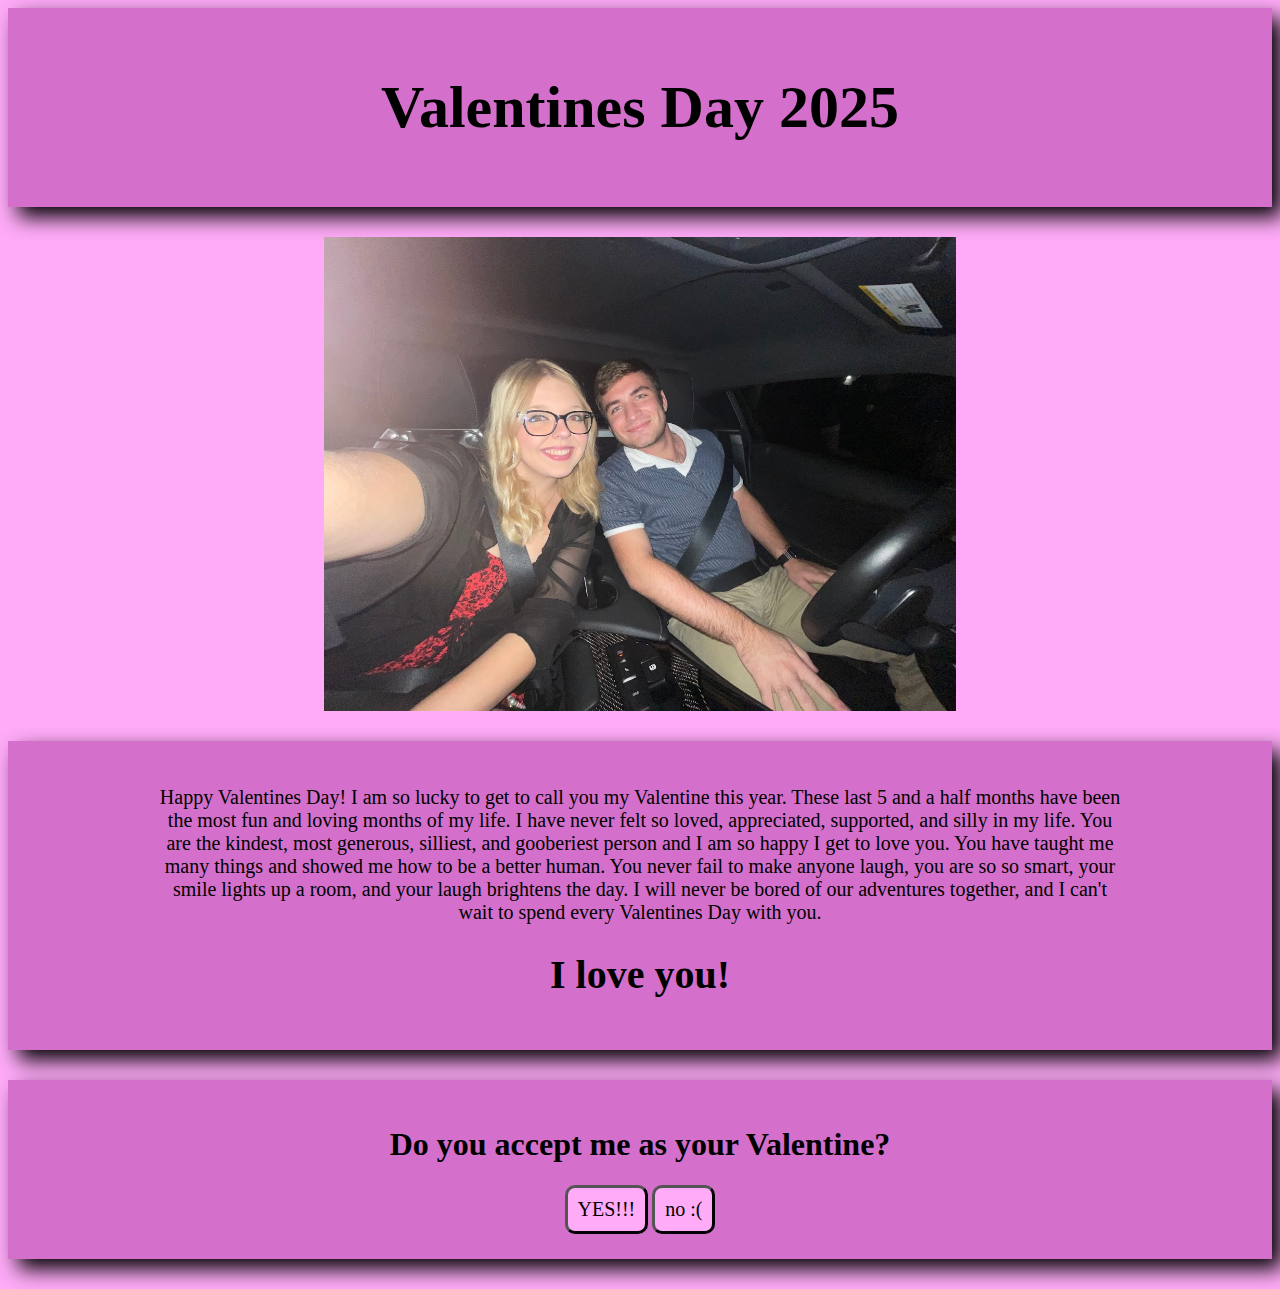
<file: index.html>
<!DOCTYPE html>
<html lang="en">
<head>
    <meta charset="UTF-8">
    <meta name="viewport" content="width=device-width, initial-scale=1.0">
    <title>Valentines Day</title>
    <link rel="stylesheet" href="home.css">
</head>
<body>
    <div class="title">
        <h1><b>Valentines Day 2025</b></h1>
    </div>

    <div class="banner-photo">
        <img src="./photos/sybils-date.jpg" id="sybils_date">

    </div>

    <div class="paragraph">
        <p id="paragraph">Happy Valentines Day! I am so lucky to get to call you my Valentine this year. These last 5 and a half months have been the most 
            fun and loving months of my life. I have never felt so loved, appreciated, supported, and silly in my life. You are the kindest, most generous,
            silliest, and gooberiest person and I am so happy I get to love you. You have taught me many things and showed me how to be a better human. 
            You never fail to make anyone laugh, you are so so smart, your smile lights up a room, and your laugh brightens the day. 
            I will never be bored of our adventures together, and I can't wait to spend every Valentines Day with you.
        </p>
        <h1>I love you!</h1>
    </div>

    <div class="question">
        <h1>Do you accept me as your Valentine?</h1>
        <button onclick="location.href='yes.html'" id="button">YES!!!</button>
        <button onclick="location.href='no.html'" id="button">no :(</button>
    </div>
</body>
</html>
</file>
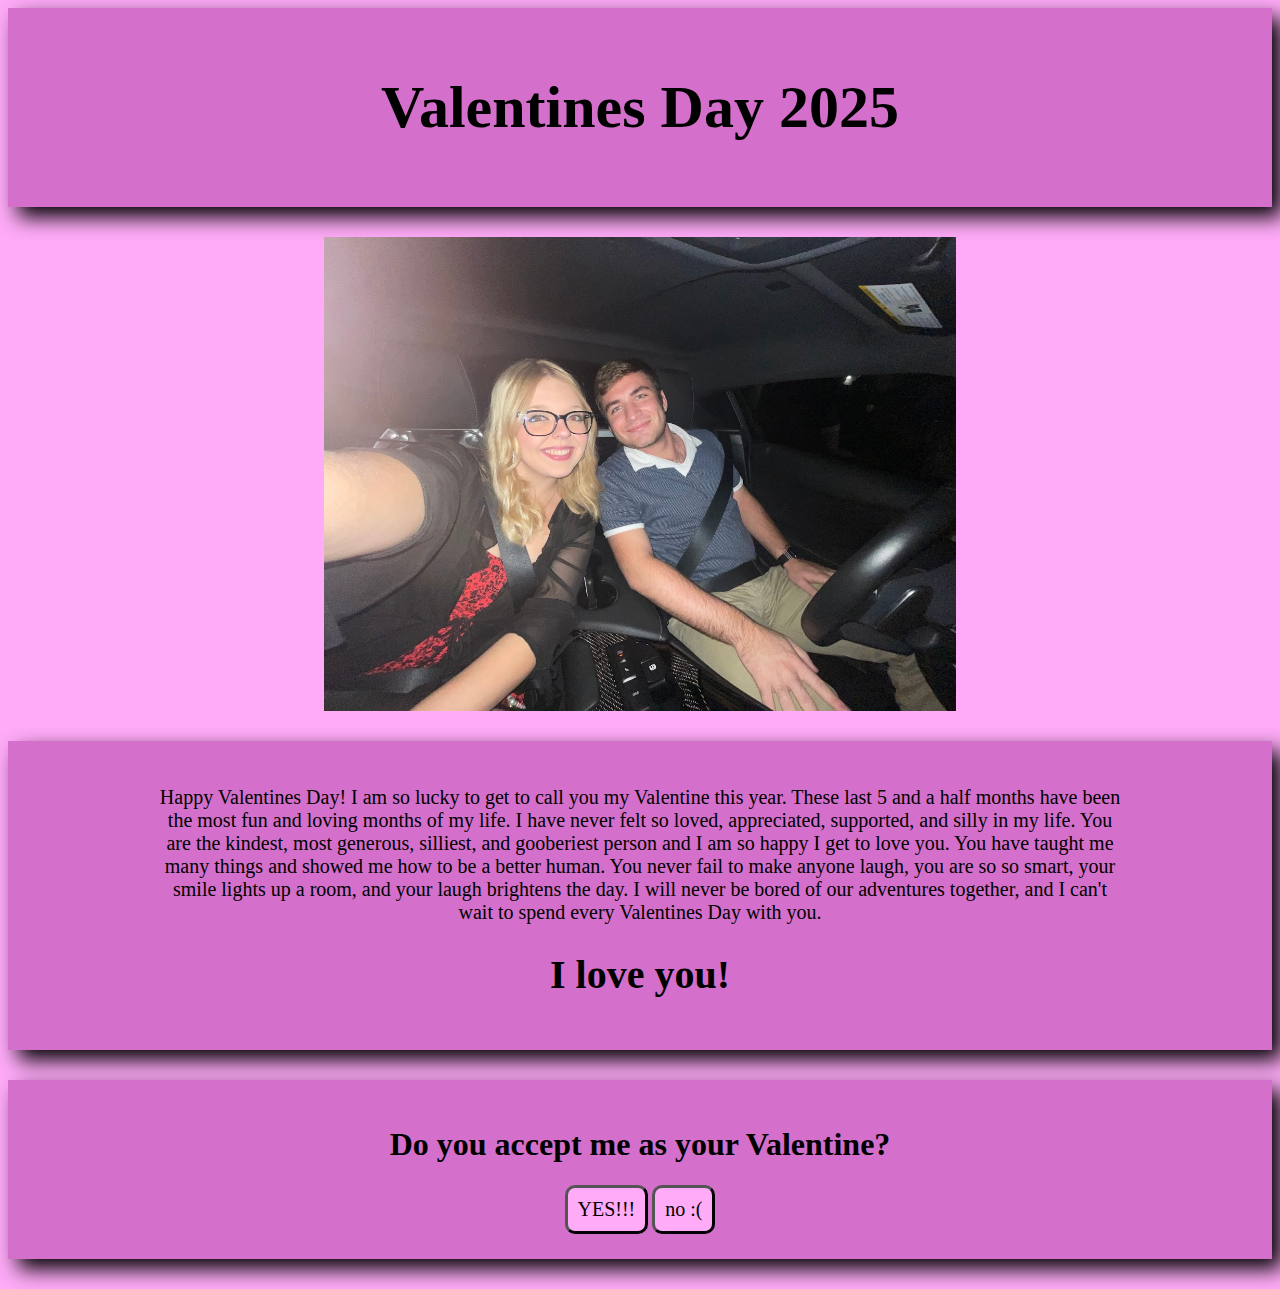
<file: home.html>
<!DOCTYPE html>
<html lang="en">
<head>
    <meta charset="UTF-8">
    <meta name="viewport" content="width=device-width, initial-scale=1.0">
    <title>Valentines Day</title>
    <link rel="stylesheet" href="home.css">
</head>
<body>
    <div class="title">
        <h1><b>Valentines Day 2025</b></h1>
    </div>

    <div class="banner-photo">
        <img src="./photos/sybils-date.jpg" id="sybils_date">

    </div>

    <div class="paragraph">
        <p id="paragraph">Happy Valentines Day! I am so lucky to get to call you my Valentine this year. These last 5 and a half months have been the most 
            fun and loving months of my life. I have never felt so loved, appreciated, supported, and silly in my life. You are the kindest, most generous,
            silliest, and gooberiest person and I am so happy I get to love you. You have taught me many things and showed me how to be a better human. 
            You never fail to make anyone laugh, you are so so smart, your smile lights up a room, and your laugh brightens the day. 
            I will never be bored of our adventures together, and I can't wait to spend every Valentines Day with you.
        </p>
        <h1>I love you!</h1>
    </div>

    <div class="question">
        <h1>Do you accept me as your Valentine?</h1>
        <button onclick="location.href='yes.html'" id="button">YES!!!</button>
        <button onclick="location.href='no.html'" id="button">no :(</button>
    </div>
</body>
</html>
</file>
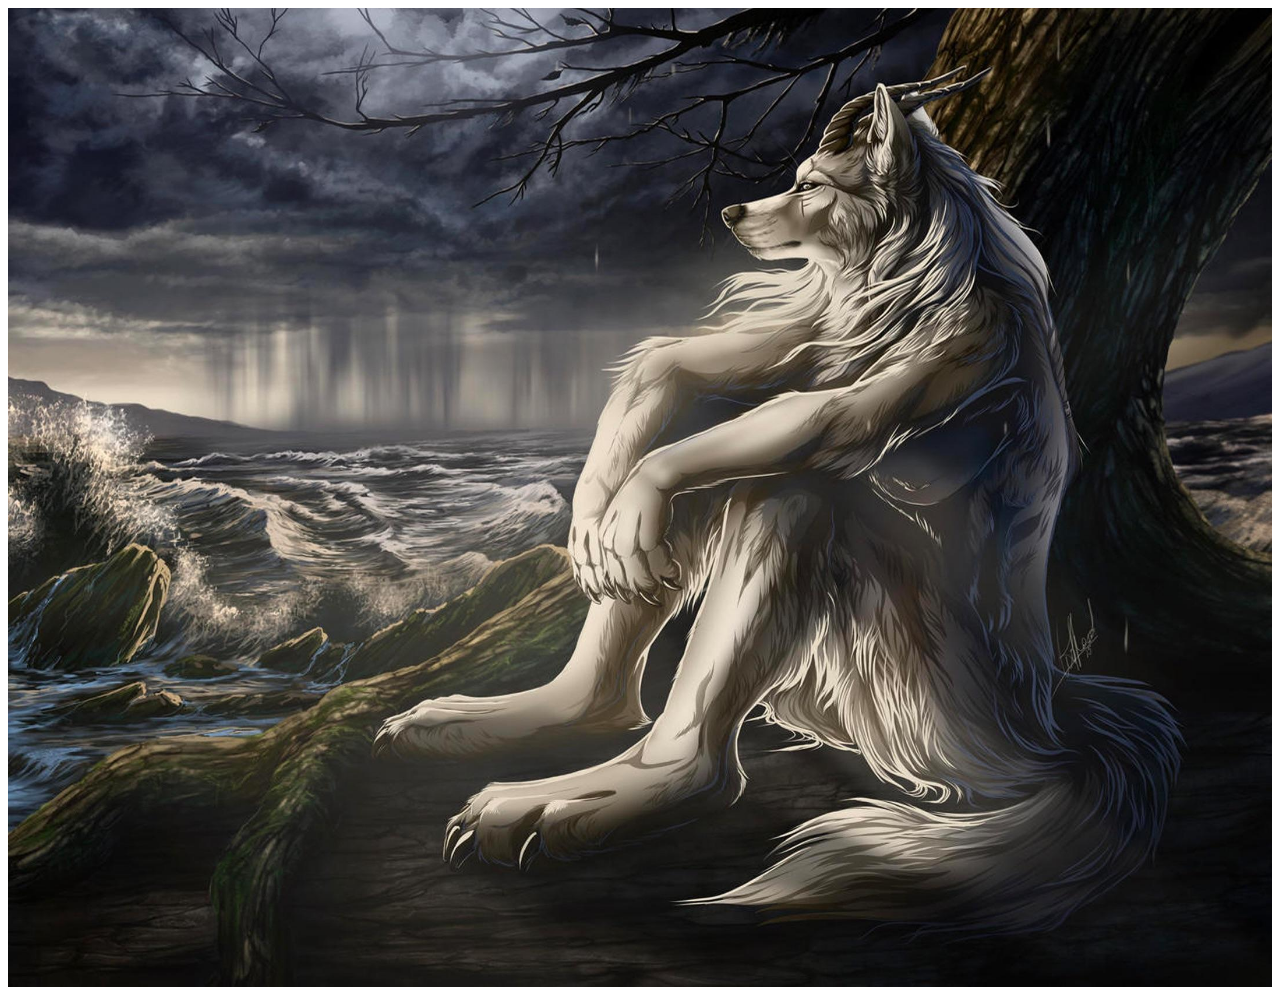
<file: no.html>
<!DOCTYPE html>
<html lang="en">
<head>
    <link rel="stylesheet" href="no.css">
    <meta charset="UTF-8">
    <meta name="viewport" content="width=device-width, initial-scale=1.0">
    <title>no :(</title>
</head>
<body>
    <div>
        <img class="photo" src="./photos/alpha.jpg">
    </div>
</body>
</html>
</file>
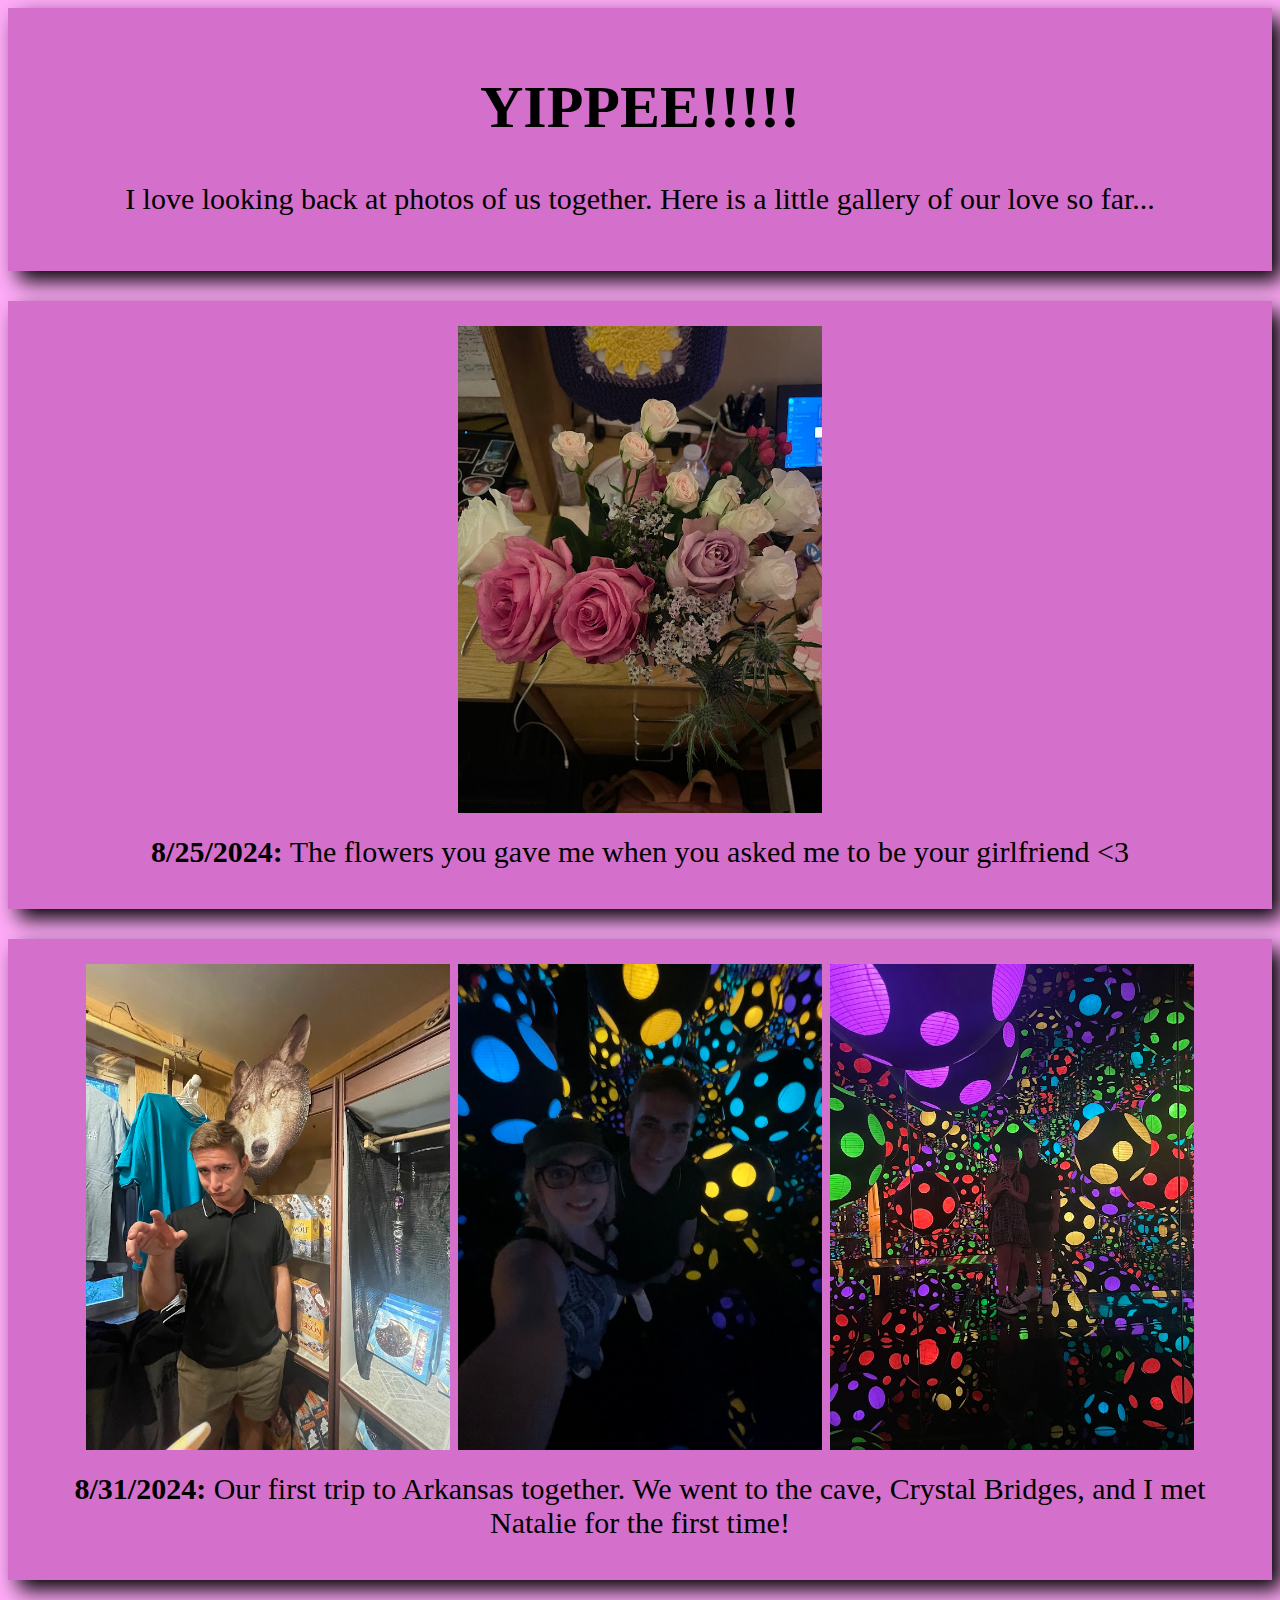
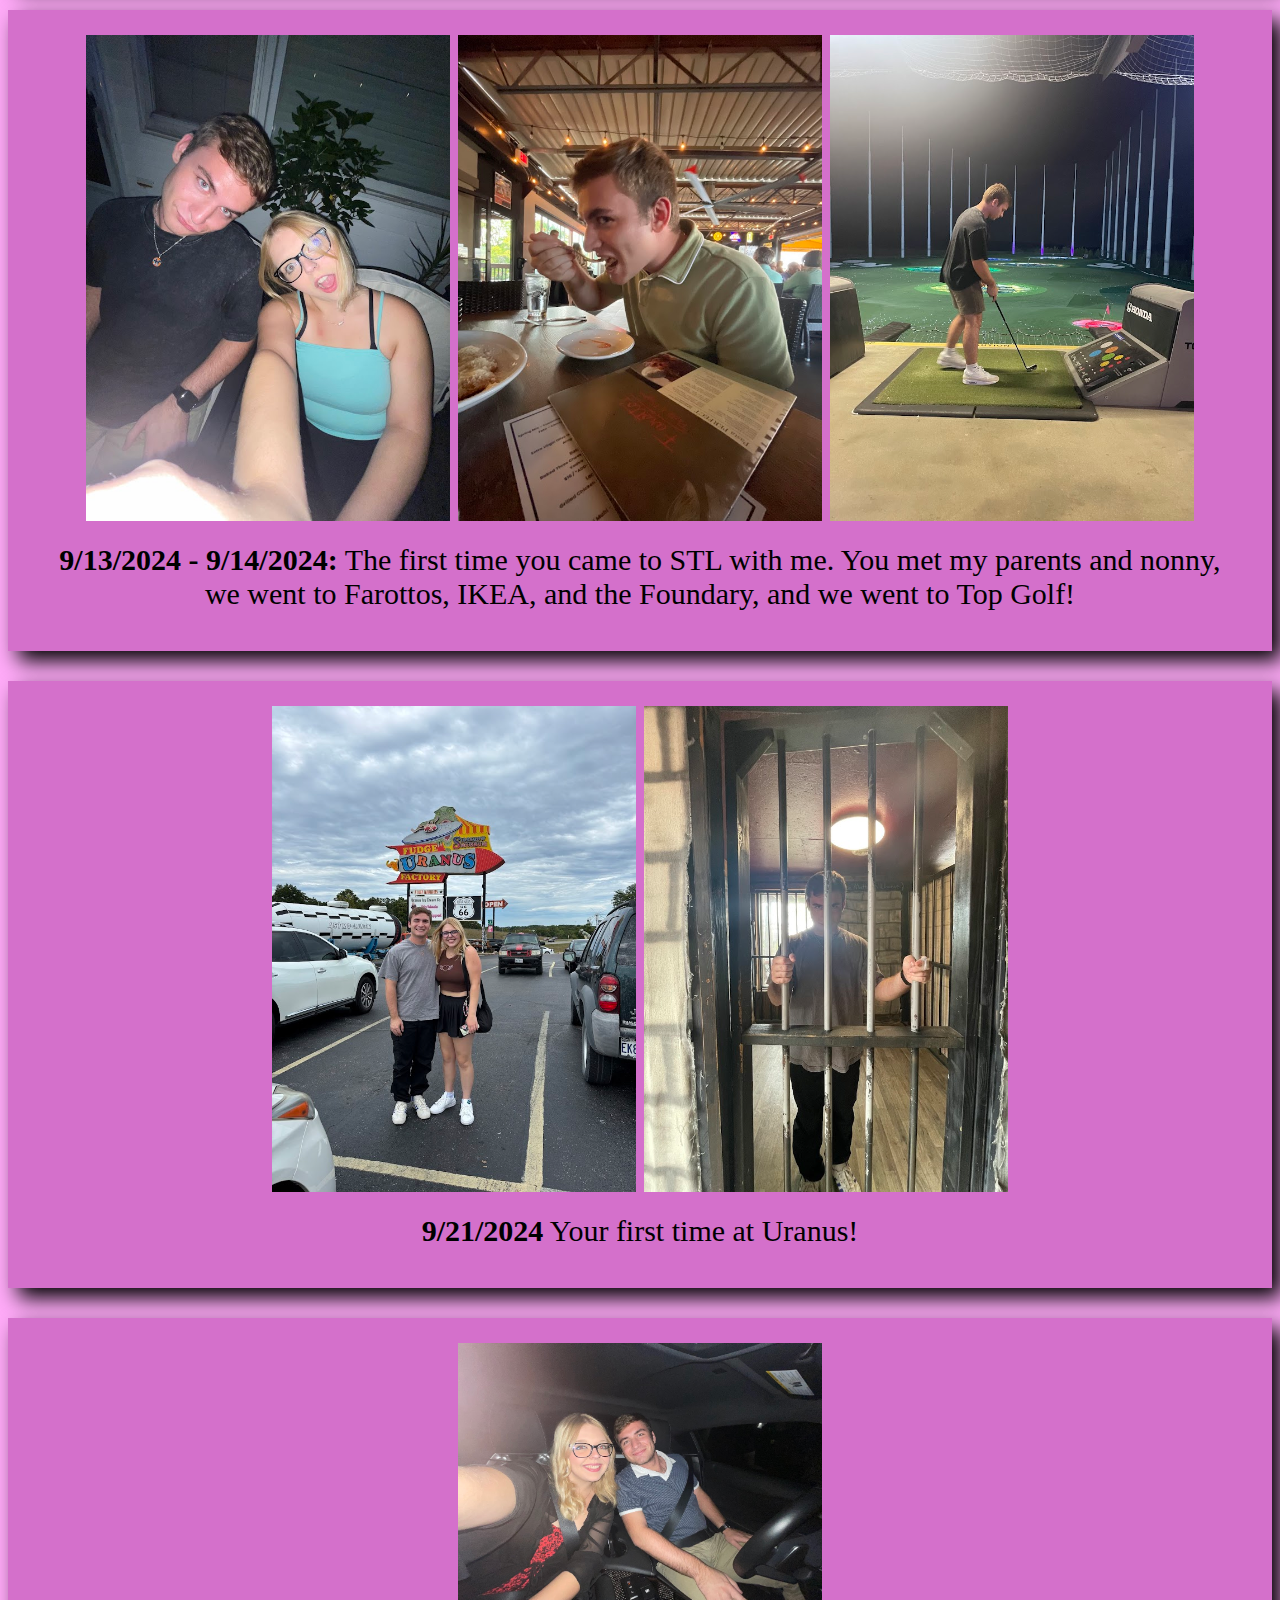
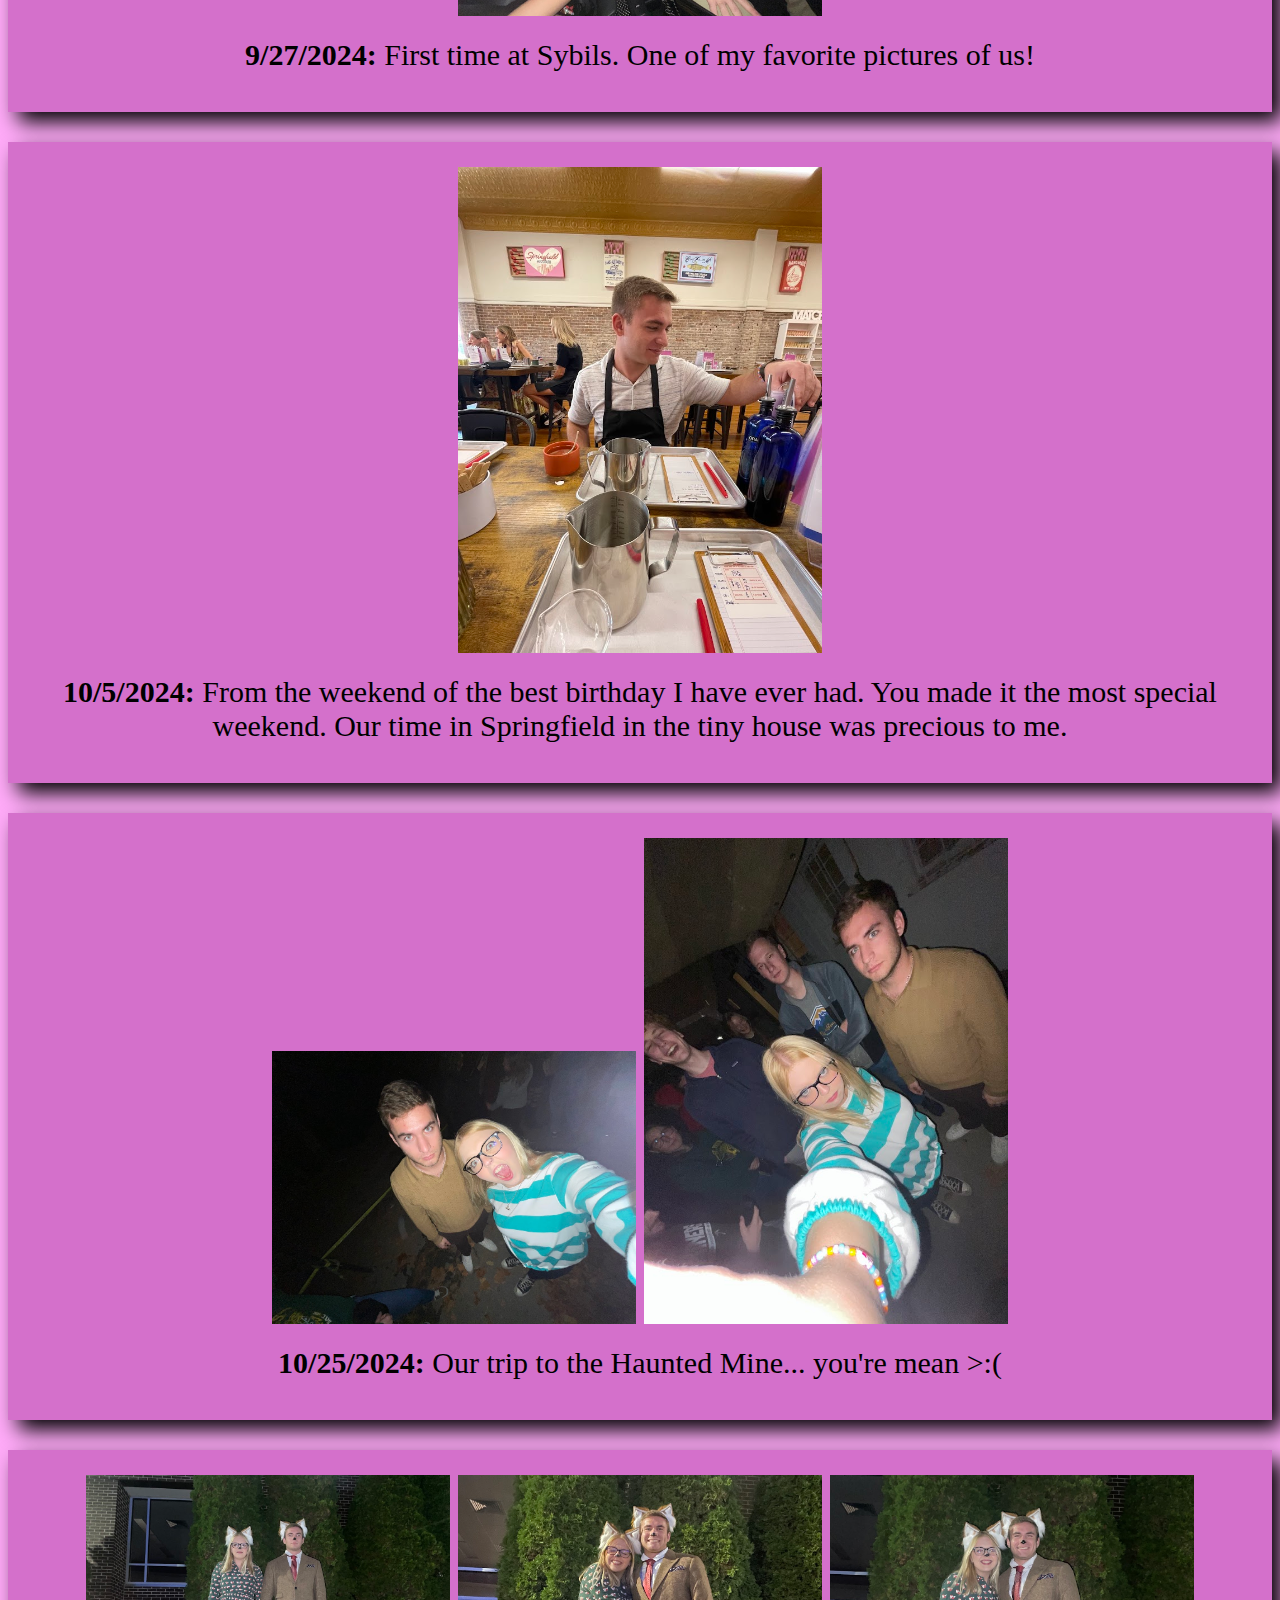
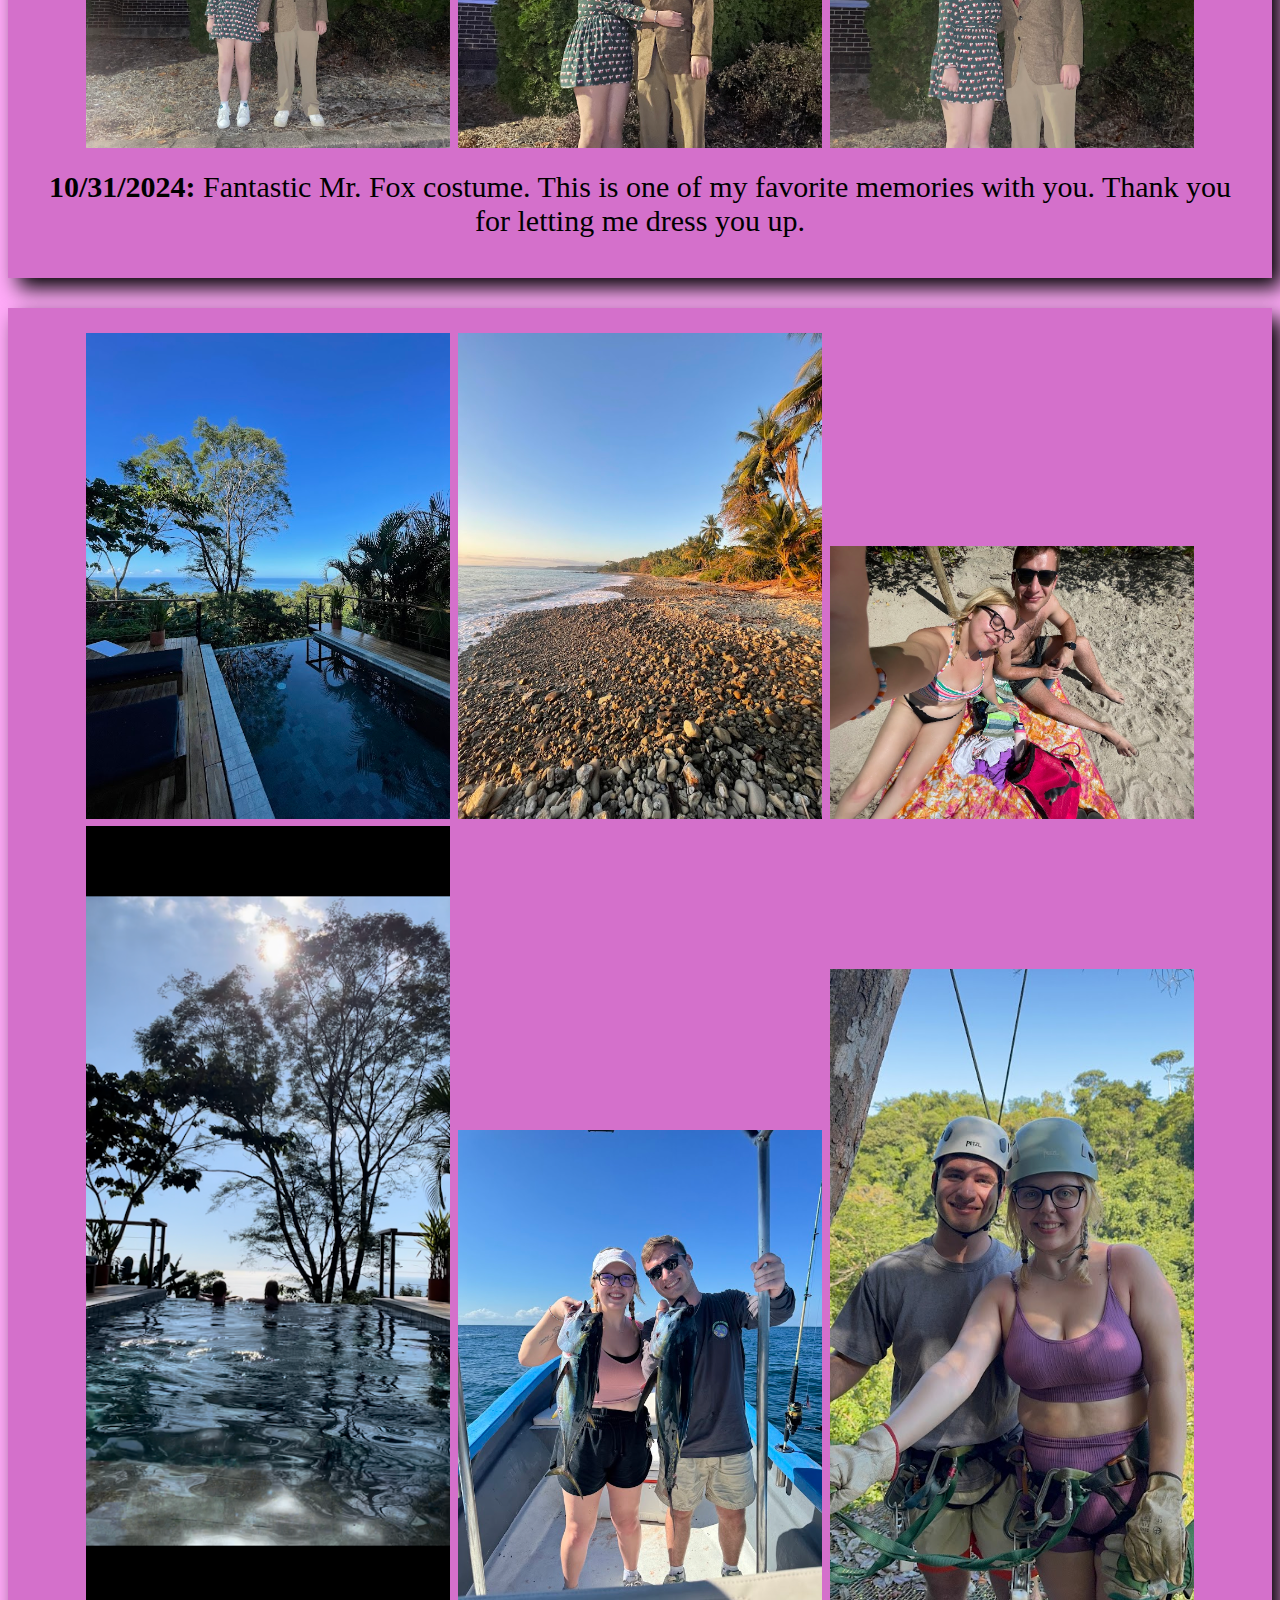
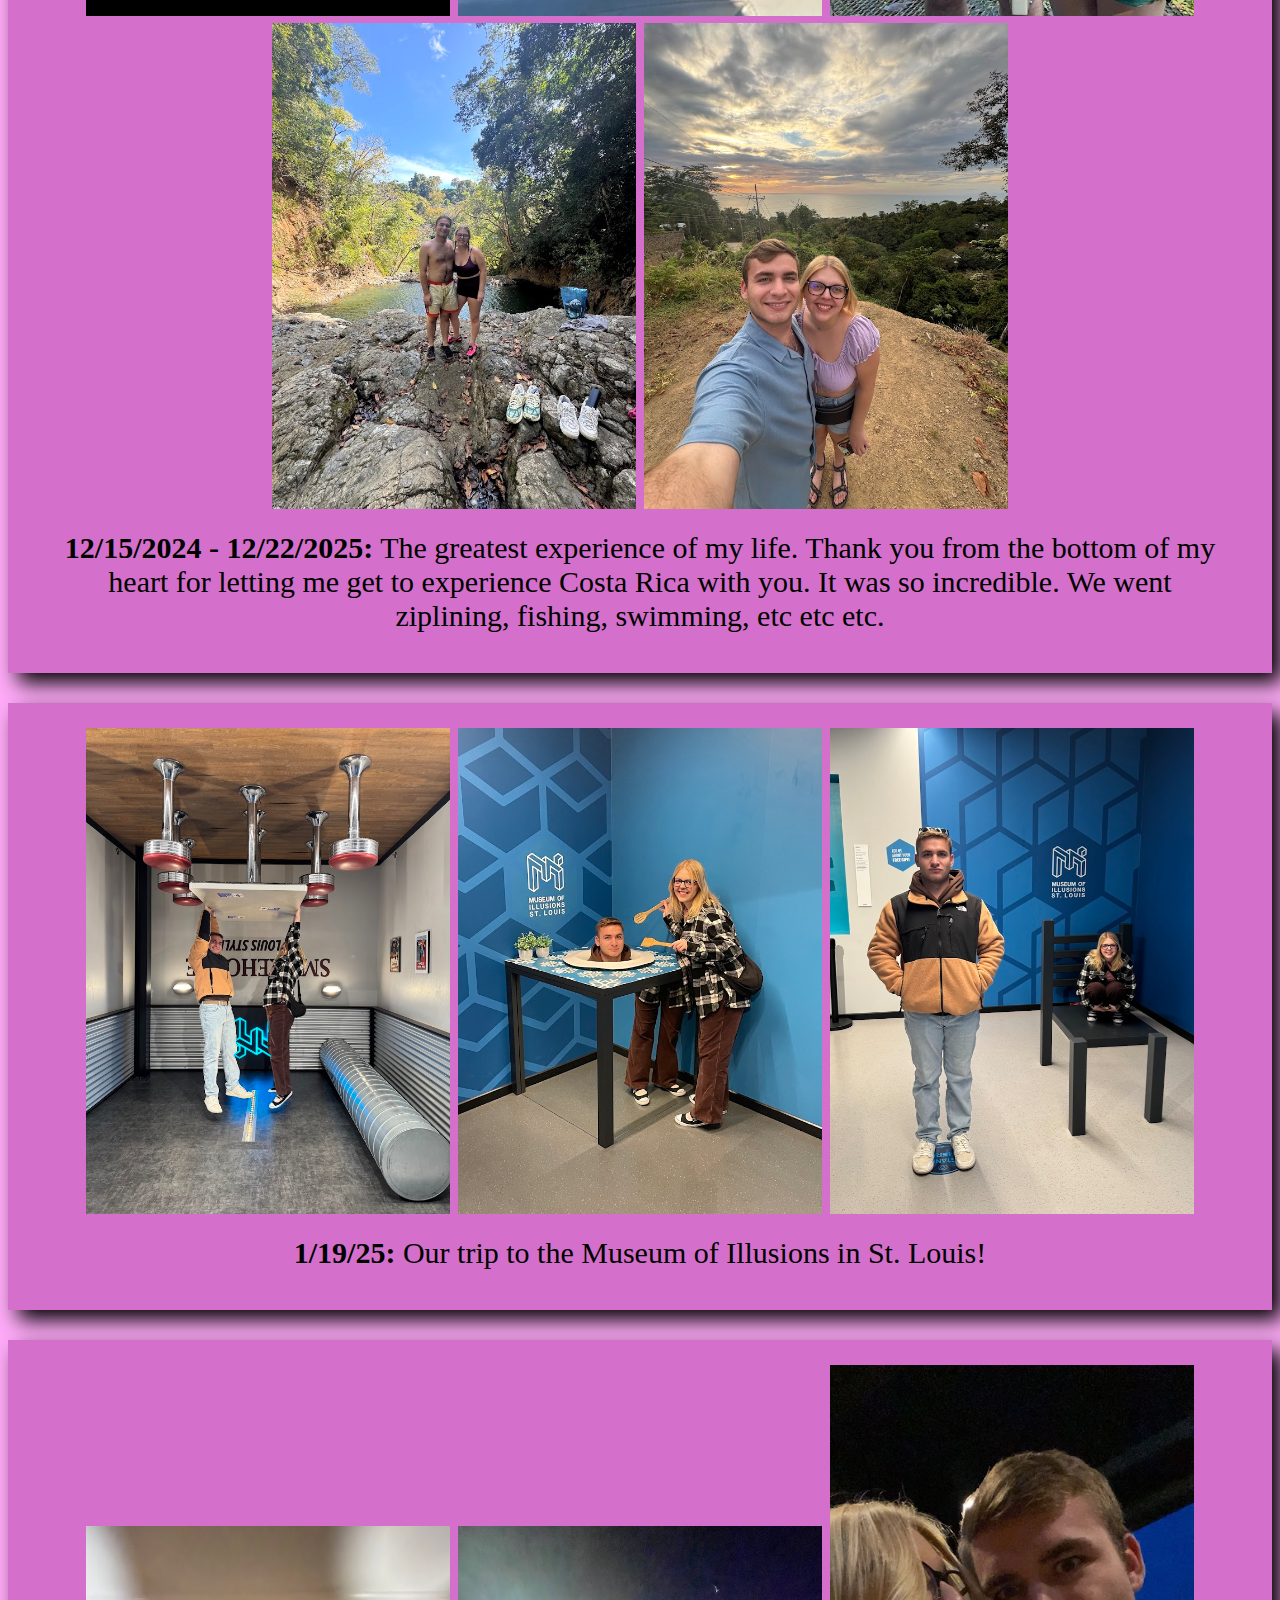
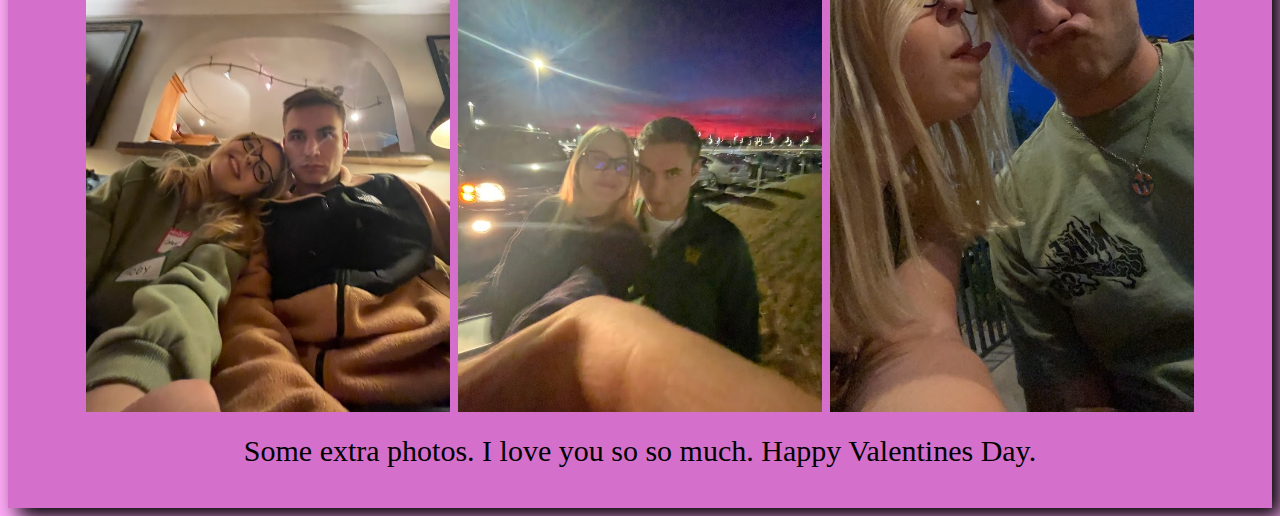
<file: yes.html>
<!DOCTYPE html>
<html lang="en">
<head>
    <meta charset="UTF-8">
    <meta name="viewport" content="width=device-width, initial-scale=1.0">
    <title>YAY!</title>
    <link rel="stylesheet" href="yes.css">
</head>
<body>
    <div class="title">
        <h1><b>YIPPEE!!!!!</b></h1>
        <p>I love looking back at photos of us together. Here is a little gallery of our love so far...</p>
    </div>

    <div class="responsive">
        <div class="gallery">
            <span>
                <img src="./photos/flowers.jpg">
            </span>
        
          <div class="desc"><b>8/25/2024:</b> The flowers you gave me when you asked me to be your girlfriend <3</div>
        </div>
      </div>

      <div class="responsive">
        <div class="gallery">
            <span>
                <img src="./photos/wolf.jpg">
                <img src="./photos/museum.jpg">
                <img src="./photos/museum2.jpg">
            </span>
          <div class="desc"><b>8/31/2024:</b> Our first trip to Arkansas together. We went to the cave, Crystal Bridges, and I met Natalie for the first time!</div>
        </div>
      </div>

      <div class="responsive">
        <div class="gallery">
            <span>
                <img src="./photos/home1.jpg">
                <img src="./photos/farottos.jpg">
                <img src="./photos/golf.jpg">
            </span>
          <div class="desc"><b>9/13/2024 - 9/14/2024:</b> The first time you came to STL with me. You met my parents and nonny, we went to Farottos, IKEA, and the Foundary, and we went to Top Golf!</div>
        </div>
      </div>

      <div class="responsive">
        <div class="gallery">
            <span>
                <img src="./photos/uranus.jpg">
                <img src="./photos/uranus2.jpg">
            </span>
          <div class="desc"><b>9/21/2024</b> Your first time at Uranus!</div>
        </div>
      </div>

      <div class="responsive">
        <div class="gallery">
            <span>
                <img src="./photos/sybils-date.jpg">
            </span>
          <div class="desc"><b>9/27/2024:</b> First time at Sybils. One of my favorite pictures of us!</div>
        </div>
      </div>

      <div class="responsive">
        <div class="gallery">
            <span>
                <img src="./photos/springfield.jpg">
            </span>
          <div class="desc"><b>10/5/2024:</b> From the weekend of the best birthday I have ever had. You made it the most special weekend. Our time in Springfield in the tiny house was precious to me.</div>
        </div>
      </div>

      <div class="responsive">
        <div class="gallery">
            <span>
                <img src="./photos/hauntedmine.jpg">
                <img src="./photos/hauntedmine2.jpg">
            </span>
          <div class="desc"><b>10/25/2024:</b> Our trip to the Haunted Mine... you're mean >:(</div>
        </div>
      </div>

      <div class="responsive">
        <div class="gallery">
            <span>
                <img src="./photos/halloween.jpg">
                <img src="./photos/halloween2.jpg">
                <img src="./photos/halloween3.jpg">
            </span>
          <div class="desc"><b>10/31/2024:</b> Fantastic Mr. Fox costume. This is one of my favorite memories with you. Thank you for letting me dress you up. </div>
        </div>
      </div>

      <div class="responsive">
        <div class="gallery">
            <span>
                <img src="./photos/cr1.jpg">
                <img src="./photos/cr2.jpg">
                <img src="./photos/cr3.jpg">
            </span>
            <span>
                <img src="./photos/cr4.PNG">
                <img src="./photos/cr5.jpg">
                <img src="./photos/cr6.jpeg">
            </span>
            <span>
                <img src="./photos/cr7.jpg">
                <img src="./photos/cr8.jpg">
            </span>
          <div class="desc"><b>12/15/2024 - 12/22/2025:</b> The greatest experience of my life. Thank you from the bottom of my heart for letting me get to experience Costa Rica with you. It was so incredible. We went ziplining, fishing, swimming, etc etc etc.</div>
        </div>
      </div>

    <div class="responsive">
        <div class="gallery">
            <span>
                <img src="./photos/illusion1.jpg">
                <img src="./photos/illusion2.jpg">
                <img src="./photos/illusion3.jpg">
            </span>
          <div class="desc"><b>1/19/25:</b> Our trip to the Museum of Illusions in St. Louis!</div>
        </div>
      </div>


    <div class="responsive">
        <div class="gallery">
            <span>
                <img src="./photos/xtra1.jpg">
                <img src="./photos/xtra2.jpg">
                <img src="./photos/xtra3.JPG">
            </span>
          <div class="desc">Some extra photos. I love you so so much. Happy Valentines Day. </div>
        </div>
      </div>



</body>
</html>
</file>
<file: home.css>
body {
    background-color: #ffabf8;
}

.title {
    background-color: #d470cb;
    font-family: Georgia, 'Times New Roman', Times, serif;
    font-size: 30px;
    text-align: center;
    padding: 25px;
    box-shadow: 10px 10px 20px;
}

.paragraph{
    background-color: #d470cb;
    font-family: Georgia, 'Times New Roman', Times, serif;
    font-size: 20px;
    text-align: center;
    padding: 25px;
    margin-top: 30px;
    box-shadow: 10px 10px 20px;
}

#paragraph {
    padding-left: 10%;
    padding-right: 10%;
}

.question{
    background-color: #d470cb;
    font-family: Georgia, 'Times New Roman', Times, serif;
    text-align: center;
    padding: 25px;
    margin-top: 30px;
    box-shadow: 10px 10px 20px;
    margin-bottom: 30px;
}

#button{
    background-color:#ffabf8;
    padding: 10px;
    font-size: 20px;
    font-family: Georgia, 'Times New Roman', Times, serif;
    border-radius: 10px;
    border-width: 3px;
    
}

#button:hover{
    background-color: aqua;
}

.banner-photo{
    align-items: center;
}

#sybils_date {
    display: block;
    width: 50%;
    margin-left: auto;
    margin-right: auto;
    margin-top: 30px;
}
</file>
<file: no.css>
.photo {
    max-width: 100%;
    height: auto;
}
</file>
<file: yes.css>
body {
    background-color: #ffabf8;
}

.title {
    background-color: #d470cb;
    font-family: Georgia, 'Times New Roman', Times, serif;
    font-size: 30px;
    text-align: center;
    padding: 25px;
    box-shadow: 10px 10px 20px;
}

.paragraph{
    background-color: #d470cb;
    font-family: Georgia, 'Times New Roman', Times, serif;
    font-size: 20px;
    text-align: center;
    padding: 25px;
    margin-top: 30px;
    box-shadow: 10px 10px 20px;
}


div.gallery {
    background-color: #d470cb;
    font-family: Georgia, 'Times New Roman', Times, serif;
    font-size: 30px;
    text-align: center;
    padding: 25px;
    margin-top: 30px;
    box-shadow: 10px 10px 20px;
    margin-top: 30px;

  }
span {
    display: block;
}
  
  
div.gallery img {
    width: 30%;
  }
  
div.desc {
    padding: 15px;
    text-align: center;
  }
</file>
